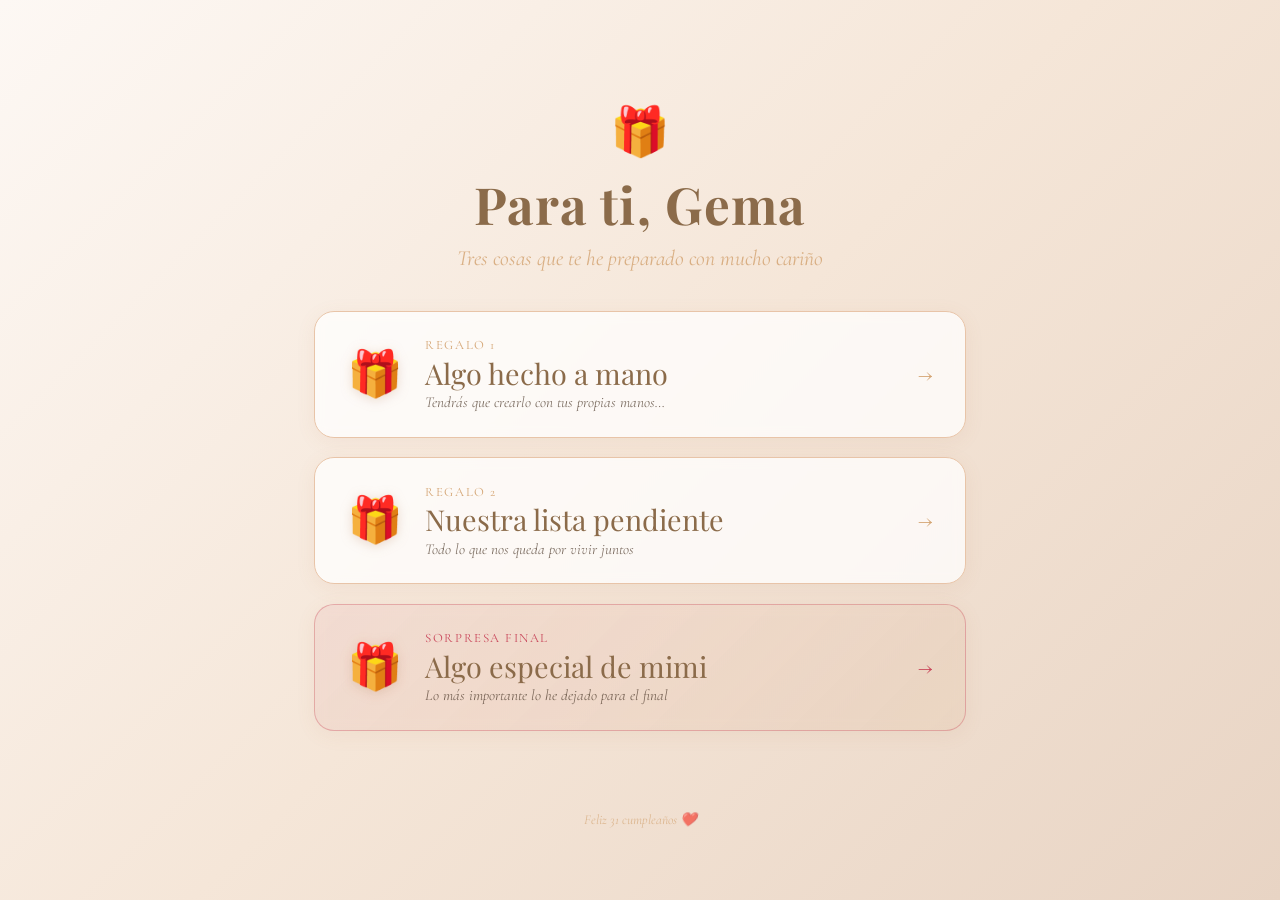
<file: index.html>
<!DOCTYPE html>
<html lang="es">
<head>
    <meta charset="UTF-8">
    <meta name="viewport" content="width=device-width, initial-scale=1.0">
    <title>Para Gema ❤️</title>
    <link href="https://fonts.googleapis.com/css2?family=Cormorant+Garamond:ital,wght@0,400;0,600;1,400&family=Playfair+Display:wght@400;700&display=swap" rel="stylesheet">
    <style>
        * {
            margin: 0;
            padding: 0;
            box-sizing: border-box;
        }

        :root {
            --color-bg: #fdf8f4;
            --color-primary: #d4a574;
            --color-secondary: #8b6b4a;
            --color-text: #4a3728;
            --color-accent: #e8c4a8;
            --color-heart: #c9485b;
        }

        body {
            font-family: 'Cormorant Garamond', serif;
            background: var(--color-bg);
            color: var(--color-text);
            min-height: 100vh;
            display: flex;
            flex-direction: column;
            align-items: center;
            justify-content: center;
            overflow-x: hidden;
        }

        /* Fondo decorativo */
        .bg-decoration {
            position: fixed;
            top: 0; left: 0;
            width: 100%; height: 100%;
            background: linear-gradient(135deg, #fdf8f4 0%, #f5e6d8 50%, #e8d4c4 100%);
            z-index: 0;
            pointer-events: none;
        }

        .bg-petals {
            position: fixed;
            top: 0; left: 0;
            width: 100%; height: 100%;
            z-index: 0;
            pointer-events: none;
            overflow: hidden;
        }

        .petal {
            position: absolute;
            font-size: 1.2rem;
            opacity: 0.18;
            animation: floatPetal linear infinite;
        }

        @keyframes floatPetal {
            0%   { transform: translateY(-40px) rotate(0deg); opacity: 0; }
            10%  { opacity: 0.18; }
            90%  { opacity: 0.18; }
            100% { transform: translateY(110vh) rotate(360deg); opacity: 0; }
        }

        /* Contenedor principal */
        .container {
            position: relative;
            z-index: 1;
            text-align: center;
            padding: 2rem 1.5rem 3rem;
            max-width: 700px;
            width: 100%;
        }

        .header-icon {
            font-size: 3rem;
            margin-bottom: 0.5rem;
            animation: pulse 2.5s ease-in-out infinite;
        }

        @keyframes pulse {
            0%, 100% { transform: scale(1); }
            50%       { transform: scale(1.12); }
        }

        .header-title {
            font-family: 'Playfair Display', serif;
            font-size: clamp(2rem, 6vw, 3.2rem);
            color: var(--color-secondary);
            margin-bottom: 0.4rem;
            letter-spacing: 0.02em;
        }

        .header-subtitle {
            font-size: clamp(1rem, 3vw, 1.35rem);
            font-style: italic;
            color: var(--color-primary);
            margin-bottom: 2.5rem;
            opacity: 0.85;
        }

        /* Tarjetas */
        .cards {
            display: flex;
            flex-direction: column;
            gap: 1.2rem;
        }

        .card {
            background: rgba(255, 255, 255, 0.75);
            border: 1.5px solid var(--color-accent);
            border-radius: 20px;
            padding: 1.6rem 2rem;
            cursor: pointer;
            text-decoration: none;
            color: inherit;
            display: flex;
            align-items: center;
            gap: 1.4rem;
            transition: transform 0.25s ease, box-shadow 0.25s ease, border-color 0.25s ease;
            backdrop-filter: blur(6px);
            box-shadow: 0 4px 20px rgba(180, 120, 80, 0.08);
        }

        .card:hover {
            transform: translateY(-4px) scale(1.01);
            box-shadow: 0 12px 36px rgba(180, 120, 80, 0.18);
            border-color: var(--color-primary);
        }

        .card:active {
            transform: scale(0.98);
        }

        .card-icon {
            font-size: 2.8rem;
            flex-shrink: 0;
            filter: drop-shadow(0 2px 6px rgba(180,120,80,0.25));
        }

        .card-body {
            text-align: left;
            flex: 1;
        }

        .card-label {
            font-size: 0.8rem;
            letter-spacing: 0.12em;
            text-transform: uppercase;
            color: var(--color-primary);
            margin-bottom: 0.15rem;
        }

        .card-title {
            font-family: 'Playfair Display', serif;
            font-size: clamp(1.3rem, 4vw, 1.8rem);
            color: var(--color-secondary);
            line-height: 1.2;
        }

        .card-desc {
            font-size: 0.95rem;
            font-style: italic;
            color: var(--color-text);
            opacity: 0.7;
            margin-top: 0.2rem;
        }

        .card-arrow {
            font-size: 1.4rem;
            color: var(--color-primary);
            flex-shrink: 0;
            transition: transform 0.2s;
        }

        .card:hover .card-arrow {
            transform: translateX(5px);
        }

        /* Tarjeta especial "Sorpresa Final" */
        .card.special {
            background: linear-gradient(135deg, rgba(201, 72, 91, 0.08) 0%, rgba(212, 165, 116, 0.12) 100%);
            border-color: rgba(201, 72, 91, 0.35);
        }

        .card.special:hover {
            border-color: var(--color-heart);
            box-shadow: 0 12px 36px rgba(201, 72, 91, 0.2);
        }

        .card.special .card-label {
            color: var(--color-heart);
        }

        .card.special .card-arrow {
            color: var(--color-heart);
        }

        /* Footer */
        .footer {
            position: relative;
            z-index: 1;
            margin-top: 2rem;
            font-size: 0.85rem;
            font-style: italic;
            color: var(--color-primary);
            opacity: 0.7;
        }

        /* Entrada con fade */
        .container {
            animation: fadeIn 1s ease forwards;
        }

        @keyframes fadeIn {
            from { opacity: 0; transform: translateY(20px); }
            to   { opacity: 1; transform: translateY(0); }
        }
    </style>
</head>
<body>

    <div class="bg-decoration"></div>
    <div class="bg-petals" id="petals"></div>

    <div class="container">
        <div class="header-icon">🎁</div>
        <h1 class="header-title">Para ti, Gema</h1>
        <p class="header-subtitle">Tres cosas que te he preparado con mucho cariño</p>

        <div class="cards">

            <a class="card" href="regalo/index.html">
                <span class="card-icon">🎁</span>
                <div class="card-body">
                    <div class="card-label">Regalo 1</div>
                    <div class="card-title">Algo hecho a mano</div>
                    <div class="card-desc">Tendrás que crearlo con tus propias manos…</div>
                </div>
                <span class="card-arrow">→</span>
            </a>

            <a class="card" href="regalo2/index.html">
                <span class="card-icon">🎁</span>
                <div class="card-body">
                    <div class="card-label">Regalo 2</div>
                    <div class="card-title">Nuestra lista pendiente</div>
                    <div class="card-desc">Todo lo que nos queda por vivir juntos</div>
                </div>
                <span class="card-arrow">→</span>
            </a>

            <a class="card special" href="carta/carta.html">
                <span class="card-icon">🎁</span>
                <div class="card-body">
                    <div class="card-label">Sorpresa Final</div>
                    <div class="card-title">Algo especial de mimi</div>
                    <div class="card-desc">Lo más importante lo he dejado para el final</div>
                </div>
                <span class="card-arrow">→</span>
            </a>

        </div>
    </div>

    <p class="footer">Feliz 31 cumpleaños ❤️</p>

    <script>
        // Pétalos flotantes
        const petals = ['🌸', '🌺', '✨', '💛', '🌼'];
        const container = document.getElementById('petals');
        for (let i = 0; i < 18; i++) {
            const el = document.createElement('span');
            el.className = 'petal';
            el.textContent = petals[Math.floor(Math.random() * petals.length)];
            el.style.left = Math.random() * 100 + 'vw';
            el.style.top = '-40px';
            el.style.animationDuration = (8 + Math.random() * 10) + 's';
            el.style.animationDelay = (Math.random() * 12) + 's';
            el.style.fontSize = (0.8 + Math.random() * 0.8) + 'rem';
            container.appendChild(el);
        }
    </script>

</body>
</html>
</file>
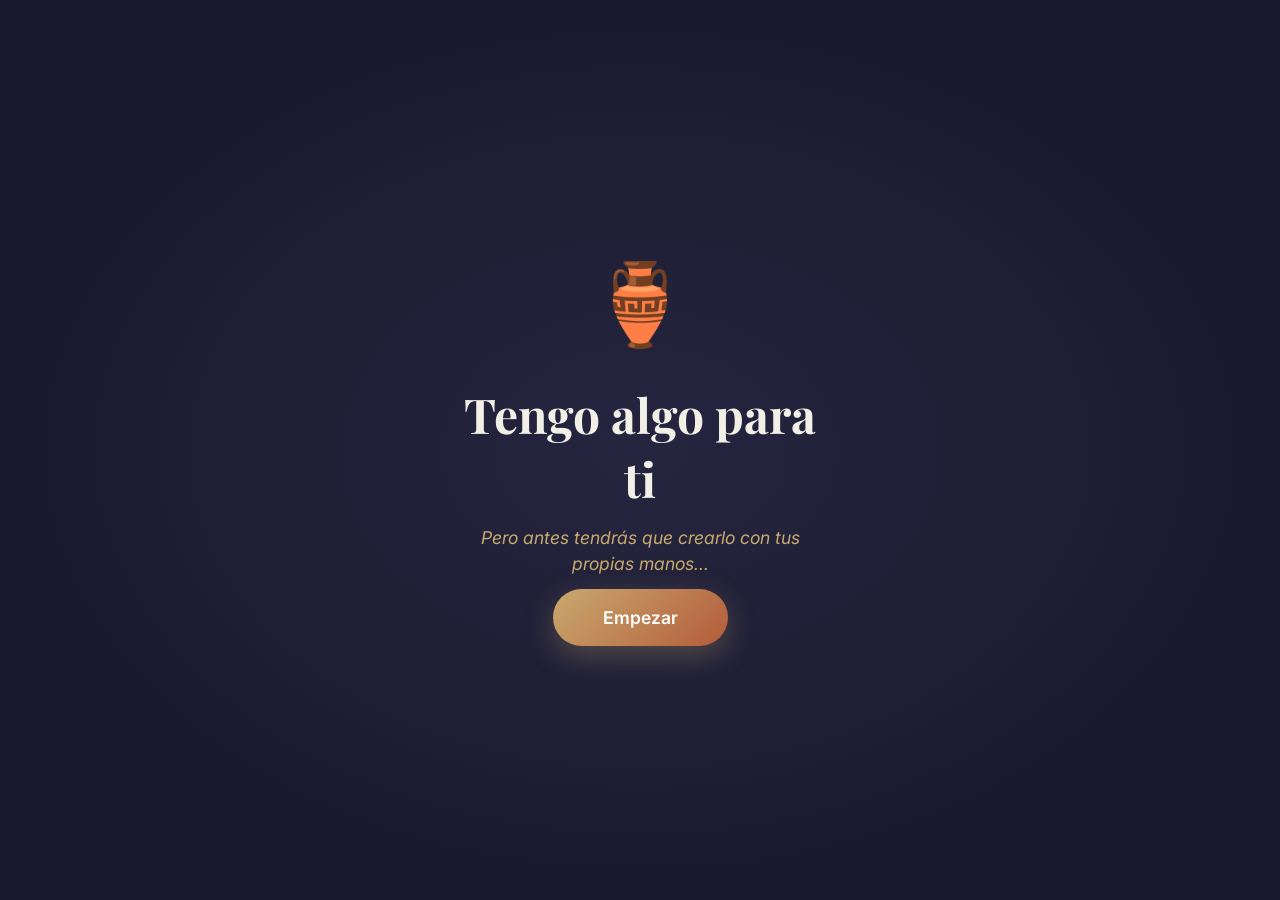
<file: regalo/index.html>
<!DOCTYPE html>
<html lang="es">
<head>
    <meta charset="UTF-8">
    <meta name="viewport" content="width=device-width, initial-scale=1.0, user-scalable=no">
    <title>🏺 Tu regalo especial</title>
    <link href="https://fonts.googleapis.com/css2?family=Playfair+Display:wght@400;700&family=Inter:wght@300;400;500;600&display=swap" rel="stylesheet">
    <link rel="stylesheet" href="css/styles.css">
</head>
<body>
    <!-- ===== PANTALLA INTRO ===== -->
    <div class="screen active" id="screen-intro">
        <div class="intro-container">
            <div class="intro-icon">🏺</div>
            <h1 class="intro-title">Tengo algo para ti</h1>
            <p class="intro-subtitle">Pero antes tendrás que crearlo con tus propias manos...</p>
            <button class="btn btn-start" onclick="startExperience()">Empezar</button>
        </div>
    </div>

    <!-- ===== PANTALLA SCULPT ===== -->
    <div class="screen" id="screen-sculpt">
        <div class="step-header">
            <div class="step-pills">
                <span class="pill active">Modelar</span>
                <span class="pill">Pintar</span>
                <span class="pill">Completar</span>
            </div>
        </div>
        <div class="sculpt-instruction">
            <p>Arrastra sobre la pieza para dar forma</p>
        </div>
        <div class="canvas-wrapper">
            <canvas id="potteryCanvas"></canvas>
            <div class="wheel-base"></div>
        </div>
        <div class="sculpt-controls">
            <button class="btn btn-secondary" onclick="resetShape()">↺ Reiniciar</button>
            <button class="btn btn-primary" onclick="goToPaint()">Siguiente →</button>
        </div>
    </div>

    <!-- ===== PANTALLA PAINT ===== -->
    <div class="screen" id="screen-paint">
        <div class="step-header">
            <div class="step-pills">
                <span class="pill done">Modelar ✓</span>
                <span class="pill active">Pintar</span>
                <span class="pill">Completar</span>
            </div>
        </div>
        <div class="sculpt-instruction">
            <p>Elige un color y toca la pieza para decorarla</p>
        </div>
        <div class="canvas-wrapper">
            <canvas id="paintCanvas"></canvas>
            <div class="wheel-base"></div>
        </div>
        <div class="color-palette">
            <button class="color-swatch active" data-color="#c9a96e" style="background:#c9a96e" onclick="selectColor(this)"></button>
            <button class="color-swatch" data-color="#8B4513" style="background:#8B4513" onclick="selectColor(this)"></button>
            <button class="color-swatch" data-color="#1B5E3C" style="background:#1B5E3C" onclick="selectColor(this)"></button>
            <button class="color-swatch" data-color="#b35c3a" style="background:#b35c3a" onclick="selectColor(this)"></button>
            <button class="color-swatch" data-color="#2c3e50" style="background:#2c3e50" onclick="selectColor(this)"></button>
            <button class="color-swatch" data-color="#F2EFE6" style="background:#F2EFE6; border:2px solid #ccc" onclick="selectColor(this)"></button>
            <button class="color-swatch" data-color="#6b3fa0" style="background:#6b3fa0" onclick="selectColor(this)"></button>
            <button class="color-swatch" data-color="#e8c4a8" style="background:#e8c4a8" onclick="selectColor(this)"></button>
        </div>
        <div class="sculpt-controls">
            <button class="btn btn-secondary" onclick="resetPaint()">↺ Limpiar</button>
            <button class="btn btn-primary" onclick="goToFinal()">Terminar →</button>
        </div>
    </div>

    <!-- ===== PANTALLA FINAL ===== -->
    <div class="screen" id="screen-final">
        <div class="step-header">
            <div class="step-pills">
                <span class="pill done">Modelar ✓</span>
                <span class="pill done">Pintar ✓</span>
                <span class="pill active">Completar</span>
            </div>
        </div>
        <div class="final-container">
            <div class="final-pot-display">
                <canvas id="finalCanvas"></canvas>
            </div>
            <div class="final-message">
                <h2 class="final-title">¡Tu pieza está lista! 🎉</h2>
                <p class="final-text">Has creado tu primera obra de cerámica virtual.<br>Ahora imagina hacerlo de verdad...</p>
            </div>
            <div class="final-reveal">
                <div class="reveal-card">
                    <span class="reveal-label">Tu regalo es:</span>
                    <h3 class="reveal-gift">Curso de cerámica en Saleta</h3>
                    <p class="reveal-details">
                        Taller de modelado a mano<br>
                        📍 Ruzafa, Valencia<br>
                        ☕ Merienda incluida
                    </p>
                    <span class="reveal-badge">🎂 Feliz 31 Cumpleaños, Gema</span>
                </div>
            </div>
            <a href="tarjeta.html" class="btn btn-green card-link">Ver tu tarjeta regalo 🎫</a>
            <a href="../index.html" class="btn btn-secondary back-home">← Volver al inicio</a>
        </div>
    </div>

    <!-- Confetti -->
    <div class="confetti-container" id="confetti"></div>

    <script src="js/app.js"></script>
</body>
</html>
</file>
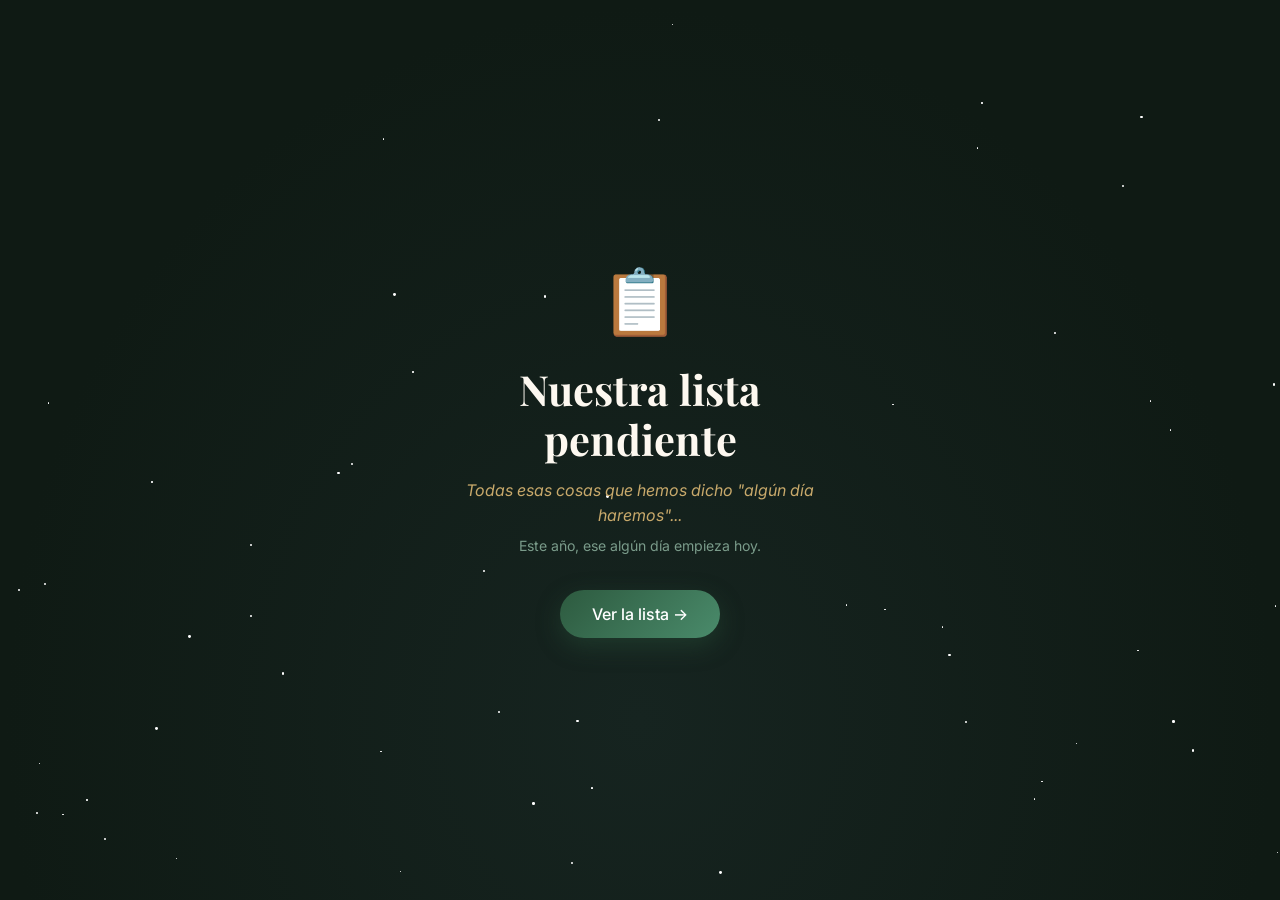
<file: regalo2/index.html>
<!DOCTYPE html>
<html lang="es">
<head>
    <meta charset="UTF-8">
    <meta name="viewport" content="width=device-width, initial-scale=1.0, user-scalable=no">
    <title>🏔️ Nuestra lista pendiente</title>
    <link href="https://fonts.googleapis.com/css2?family=Playfair+Display:wght@400;700&family=Inter:wght@300;400;500;600&display=swap" rel="stylesheet">
    <link rel="stylesheet" href="css/styles.css">
</head>
<body>

    <!-- ===== PANTALLA INTRO ===== -->
    <div class="screen active" id="screen-intro">
        <div class="stars" id="stars"></div>
        <div class="intro-container">
            <div class="intro-icon">📋</div>
            <h1 class="intro-title">Nuestra lista pendiente</h1>
            <p class="intro-subtitle">Todas esas cosas que hemos dicho "algún día haremos"...</p>
            <p class="intro-desc">Este año, ese algún día empieza hoy.</p>
            <button class="btn btn-start" onclick="startExperience()">Ver la lista →</button>
        </div>
    </div>

    <!-- ===== PANTALLA LISTA ===== -->
    <div class="screen" id="screen-list">
        <div class="list-container">
            <h2 class="list-title">Nuestra lista</h2>
            <p class="list-subtitle">Lo que nos falta por vivir juntos</p>
            <div class="list-items" id="listItems">
                <div class="list-item" data-index="0">
                    <span class="item-icon">🍱</span>
                    <span class="item-text">Hacer sushi en casa</span>
                    <span class="item-status">⏳</span>
                </div>
                <div class="list-item" data-index="1">
                    <span class="item-icon">🧊</span>
                    <span class="item-text">Ir a un icebar</span>
                    <span class="item-status">⏳</span>
                </div>
                <div class="list-item" data-index="2">
                    <span class="item-icon">🥾</span>
                    <span class="item-text">Ruta Salto de la Novia (Navajas)</span>
                    <span class="item-status">⏳</span>
                </div>
                <div class="list-item" data-index="3">
                    <span class="item-icon">⛰️</span>
                    <span class="item-text">Subir a las Agujas de Santa Águeda</span>
                    <span class="item-status">⏳</span>
                </div>
                <div class="list-item" data-index="4">
                    <span class="item-icon">🍽️</span>
                    <span class="item-text">Comer en el restaurante del Desierto</span>
                    <span class="item-status">⏳</span>
                </div>

            </div>
            <p class="list-cta">Para conseguir tu regalo — que quizá está en esta lista —<br><strong>¡tienes que ganarme al tres en raya!</strong></p>
            <button class="btn btn-start" onclick="goToGame(0)">Jugar →</button>
        </div>
    </div>

    <!-- ===== PANTALLA JUEGO ===== -->
    <div class="screen" id="screen-game">
        <div class="game-container">
            <div class="game-header">
                <div class="game-step-label" id="gameStepLabel">¿Quién gana?</div>
                <h2 class="game-title" id="gameTitle">Tres en raya</h2>
                <p class="game-subtitle">Gana la partida para conseguir tu regalo 🎁</p>
            </div>

            <div class="game-scoreboard">
                <div class="score-player">
                    <img src="img/gema.png" alt="Gema" class="score-avatar">
                    <span class="score-name">Gema</span>
                    <span class="score-num" id="scoreNumGema">0</span>
                </div>
                <div class="score-vs">VS</div>
                <div class="score-player">
                    <img src="img/ruben.png" alt="Rubén" class="score-avatar">
                    <span class="score-name">Rubén</span>
                    <span class="score-num" id="scoreNumRuben">0</span>
                </div>
            </div>

            <div class="game-turn-indicator" id="turnIndicator">
                <img src="img/gema.png" alt="turno" class="turn-avatar" id="turnAvatar">
                <span id="turnText">Turno de Gema</span>
            </div>

            <div class="board" id="board">
                <div class="cell" data-i="0" onclick="handleClick(0)"></div>
                <div class="cell" data-i="1" onclick="handleClick(1)"></div>
                <div class="cell" data-i="2" onclick="handleClick(2)"></div>
                <div class="cell" data-i="3" onclick="handleClick(3)"></div>
                <div class="cell" data-i="4" onclick="handleClick(4)"></div>
                <div class="cell" data-i="5" onclick="handleClick(5)"></div>
                <div class="cell" data-i="6" onclick="handleClick(6)"></div>
                <div class="cell" data-i="7" onclick="handleClick(7)"></div>
                <div class="cell" data-i="8" onclick="handleClick(8)"></div>
            </div>

            <button class="btn btn-secondary" id="btnReplay" onclick="resetGame()" style="display:none">↺ Otra partida</button>
        </div>
    </div>

    <!-- ===== PANTALLA UNLOCK ===== -->
    <div class="screen" id="screen-unlock">
        <div class="unlock-container">
            <div class="unlock-icon" id="unlockIcon">🍱</div>
            <h2 class="unlock-title">¡Desbloqueado! 🎉</h2>
            <p class="unlock-item" id="unlockItem">Hacer sushi en casa</p>
            <p class="unlock-desc" id="unlockDesc">Lo vamos a hacer juntos, ya lo verás 💛</p>
            <button class="btn btn-start" id="btnNextGame" onclick="continueAfterUnlock()">Siguiente →</button>
        </div>
        <div class="confetti-container" id="confettiUnlock"></div>
    </div>

    <!-- ===== PANTALLA REVEAL FINAL ===== -->
    <div class="screen" id="screen-reveal">
        <div class="reveal-scroll">
            <div class="reveal-container">
                <p class="reveal-intro">Has desbloqueado un momento de la lista...</p>
                <div class="reveal-card">
                    <div class="card-header">
                        <span class="card-badge">VALE REGALO</span> 
                    </div>
                    <div class="card-body">
                        <h2 class="card-title">Comida para dos</h2>
                        <h3 class="card-restaurant">Restaurante del Desierto de las Palmas</h3>
                        <div class="card-divider"></div>
                        <div class="card-details">
                            <div class="detail-item">
                                <span class="detail-icon">📍</span>
                                <span>Part. Desierto de las Palmas, Benicàssim</span>
                            </div>
                            <div class="detail-item">
                                <span class="detail-icon">🏔️</span>
                                <span>A 425m sobre el nivel del mar</span>
                            </div>
                            <div class="detail-item">
                                <span class="detail-icon">🌅</span>
                                <span>Terraza con vistas al Mediterráneo</span>
                            </div>
                            <div class="detail-item">
                                <span class="detail-icon">📞</span>
                                <span>964 30 09 47</span>
                            </div>
                        </div>
                        <div class="card-divider"></div>
                        <p class="card-message">
                            Este es solo el principio de nuestra lista.<br>
                            Vamos a tacharla entera, juntos. 💛
                        </p>
                    </div>
                    <div class="card-footer">
                        <span class="card-for">Para Gema</span>
                        <span class="card-date">2026</span>
                    </div>
                </div>
                <a href="https://desiertodelaspalmasbenicasim.es/" target="_blank" class="btn btn-link">
                    Ver el restaurante 🔗
                </a>
                <a href="../index.html" class="btn btn-secondary back-home">← Volver al inicio</a>
            </div>
        </div>
        <div class="confetti-container" id="confettiFinal"></div>
    </div>

    <script src="js/app.js"></script>
</body>
</html>
</file>
<file: regalo/css/styles.css>
/* ===========================================
   POTTERY SIMULATOR - Estilos
   =========================================== */

:root {
    --cream: #F2EFE6;
    --clay: #c9a96e;
    --clay-dark: #8b6b4a;
    --clay-light: #e8d4b8;
    --terracotta: #b35c3a;
    --green: #1B5E3C;
    --brown: #4a3728;
    --text: #3d2e1f;
    --bg: #1a1a2e;
    --bg-light: #252540;
}

* {
    margin: 0;
    padding: 0;
    box-sizing: border-box;
    -webkit-tap-highlight-color: transparent;
}

body {
    font-family: 'Inter', sans-serif;
    background: var(--bg);
    color: #eee;
    min-height: 100vh;
    overflow: hidden;
    touch-action: none;
}

/* Screens */
.screen {
    display: none;
    position: fixed;
    inset: 0;
    flex-direction: column;
    align-items: center;
    justify-content: center;
    opacity: 0;
    transition: opacity 0.5s ease;
}

.screen.active {
    display: flex;
    opacity: 1;
}

/* ===== INTRO ===== */
#screen-intro {
    background: radial-gradient(ellipse at center, #252540 0%, #1a1a2e 70%);
}

.intro-container {
    text-align: center;
    padding: 40px 30px;
    max-width: 420px;
}

.intro-icon {
    font-size: 5rem;
    margin-bottom: 30px;
    animation: float 3s ease-in-out infinite;
}

@keyframes float {
    0%, 100% { transform: translateY(0) rotate(0deg); }
    50% { transform: translateY(-12px) rotate(3deg); }
}

.intro-title {
    font-family: 'Playfair Display', serif;
    font-size: clamp(2rem, 7vw, 3rem);
    color: var(--cream);
    margin-bottom: 15px;
}

.intro-subtitle {
    font-size: 1.1rem;
    color: var(--clay);
    font-style: italic;
    margin-bottom: 12px;
    line-height: 1.5;
}

.intro-desc {
    font-size: 0.95rem;
    color: #999;
    margin-bottom: 40px;
    line-height: 1.5;
}

/* Buttons */
.btn {
    display: inline-flex;
    align-items: center;
    justify-content: center;
    gap: 8px;
    padding: 16px 36px;
    border: none;
    border-radius: 50px;
    font-size: 1rem;
    font-weight: 600;
    font-family: 'Inter', sans-serif;
    cursor: pointer;
    transition: all 0.3s ease;
    text-decoration: none;
}

.btn-start {
    background: linear-gradient(135deg, var(--clay) 0%, var(--terracotta) 100%);
    color: white;
    padding: 18px 50px;
    font-size: 1.1rem;
    box-shadow: 0 10px 30px rgba(201, 169, 110, 0.3);
}

.btn-start:hover {
    transform: translateY(-3px) scale(1.02);
    box-shadow: 0 15px 40px rgba(201, 169, 110, 0.4);
}

.btn-primary {
    background: linear-gradient(135deg, var(--clay) 0%, var(--clay-dark) 100%);
    color: white;
    box-shadow: 0 6px 20px rgba(139, 107, 74, 0.3);
}

.btn-primary:hover {
    transform: translateY(-2px);
}

.btn-secondary {
    background: rgba(255, 255, 255, 0.1);
    color: #ccc;
    border: 1px solid rgba(255, 255, 255, 0.15);
}

.btn-secondary:hover {
    background: rgba(255, 255, 255, 0.15);
}

.btn-green {
    background: linear-gradient(135deg, var(--green) 0%, #145230 100%);
    color: white;
    box-shadow: 0 8px 25px rgba(27, 94, 60, 0.4);
}

.btn-green:hover {
    transform: translateY(-2px);
}

/* ===== STEP HEADER ===== */
.step-header {
    position: absolute;
    top: 20px;
    left: 0;
    right: 0;
    display: flex;
    justify-content: center;
    z-index: 10;
}

.step-pills {
    display: flex;
    gap: 8px;
    background: rgba(0, 0, 0, 0.3);
    padding: 8px 16px;
    border-radius: 30px;
    backdrop-filter: blur(10px);
}

.pill {
    padding: 6px 16px;
    border-radius: 20px;
    font-size: 0.75rem;
    font-weight: 500;
    color: #777;
    transition: all 0.3s ease;
}

.pill.active {
    background: var(--clay);
    color: white;
}

.pill.done {
    background: rgba(27, 94, 60, 0.3);
    color: #6dba8a;
}

/* ===== SCULPT SCREEN ===== */
#screen-sculpt, #screen-paint {
    background: radial-gradient(ellipse at center bottom, #2a2a45 0%, #1a1a2e 60%);
}

.sculpt-instruction {
    position: absolute;
    top: 80px;
    text-align: center;
    z-index: 10;
}

.sculpt-instruction p {
    font-size: 0.9rem;
    color: #888;
    font-style: italic;
}

.canvas-wrapper {
    position: relative;
    display: flex;
    flex-direction: column;
    align-items: center;
    justify-content: center;
}

#potteryCanvas, #paintCanvas, #finalCanvas {
    display: block;
    cursor: crosshair;
}

.wheel-base {
    width: 280px;
    height: 18px;
    background: linear-gradient(180deg, #555 0%, #333 100%);
    border-radius: 50%;
    margin-top: -5px;
    box-shadow: 0 5px 20px rgba(0, 0, 0, 0.5);
    animation: spinWheel 3s linear infinite;
}

@keyframes spinWheel {
    0% { box-shadow: 0 5px 20px rgba(0, 0, 0, 0.5), inset -2px 0 4px rgba(255,255,255,0.05); }
    25% { box-shadow: 0 5px 20px rgba(0, 0, 0, 0.5), inset 0 -2px 4px rgba(255,255,255,0.05); }
    50% { box-shadow: 0 5px 20px rgba(0, 0, 0, 0.5), inset 2px 0 4px rgba(255,255,255,0.05); }
    75% { box-shadow: 0 5px 20px rgba(0, 0, 0, 0.5), inset 0 2px 4px rgba(255,255,255,0.05); }
    100% { box-shadow: 0 5px 20px rgba(0, 0, 0, 0.5), inset -2px 0 4px rgba(255,255,255,0.05); }
}

.sculpt-controls {
    position: absolute;
    bottom: 40px;
    display: flex;
    gap: 15px;
    z-index: 10;
}

/* ===== PAINT ===== */
.color-palette {
    position: absolute;
    bottom: 110px;
    display: flex;
    gap: 10px;
    padding: 12px 20px;
    background: rgba(0, 0, 0, 0.4);
    border-radius: 30px;
    backdrop-filter: blur(10px);
    z-index: 10;
    flex-wrap: wrap;
    justify-content: center;
    max-width: 350px;
}

.color-swatch {
    width: 36px;
    height: 36px;
    border-radius: 50%;
    border: 3px solid transparent;
    cursor: pointer;
    transition: all 0.2s ease;
}

.color-swatch:hover {
    transform: scale(1.15);
}

.color-swatch.active {
    border-color: white;
    box-shadow: 0 0 12px rgba(255, 255, 255, 0.4);
    transform: scale(1.15);
}

/* ===== FINAL ===== */
#screen-final {
    background: radial-gradient(ellipse at center, #252540 0%, #1a1a2e 70%);
    overflow-y: auto;
}

.final-container {
    display: flex;
    flex-direction: column;
    align-items: center;
    padding: 80px 30px 40px;
    gap: 25px;
    width: 100%;
    max-width: 500px;
}

.final-pot-display {
    margin-bottom: 10px;
}

.final-message {
    text-align: center;
}

.final-title {
    font-family: 'Playfair Display', serif;
    font-size: 1.8rem;
    color: var(--cream);
    margin-bottom: 10px;
}

.final-text {
    color: #999;
    line-height: 1.6;
}

.final-reveal {
    width: 100%;
    max-width: 380px;
}

.reveal-card {
    background: linear-gradient(135deg, var(--cream) 0%, #f5e6d8 100%);
    border: 2px solid var(--green);
    border-radius: 20px;
    padding: 30px;
    text-align: center;
    position: relative;
    overflow: hidden;
}

.reveal-card::before {
    content: '✨';
    position: absolute;
    top: -12px;
    left: 50%;
    transform: translateX(-50%);
    font-size: 1.3rem;
    background: var(--bg);
    padding: 0 12px;
}

.reveal-label {
    font-size: 0.8rem;
    text-transform: uppercase;
    letter-spacing: 2px;
    color: var(--clay-dark);
}

.reveal-gift {
    font-family: 'Playfair Display', serif;
    font-size: 1.6rem;
    color: var(--green);
    margin: 12px 0;
}

.reveal-details {
    font-size: 0.9rem;
    color: var(--brown);
    line-height: 1.8;
}

.reveal-badge {
    display: inline-block;
    background: var(--green);
    color: white;
    padding: 8px 20px;
    border-radius: 20px;
    font-size: 0.8rem;
    font-weight: 600;
    margin-top: 18px;
}

.card-link {
    margin-top: 10px;
}

.back-home {
    margin-top: 12px;
    opacity: 0.75;
}
.back-home:hover {
    opacity: 1;
}

/* Confetti */
.confetti-container {
    position: fixed;
    top: 0;
    left: 0;
    width: 100%;
    height: 100%;
    pointer-events: none;
    z-index: 999;
    overflow: hidden;
}

.confetti {
    position: absolute;
    top: -10px;
    width: 10px;
    height: 10px;
    border-radius: 2px;
    animation: confettiFall 3.5s ease-in-out forwards;
}

@keyframes confettiFall {
    0% { transform: translateY(0) rotate(0deg); opacity: 1; }
    100% { transform: translateY(100vh) rotate(720deg); opacity: 0; }
}

/* Responsive */
@media (max-height: 700px) {
    .sculpt-instruction {
        top: 65px;
    }
    .sculpt-controls {
        bottom: 25px;
    }
    .color-palette {
        bottom: 85px;
    }
}

@media (max-width: 380px) {
    .btn {
        padding: 14px 28px;
        font-size: 0.9rem;
    }
    .color-palette {
        gap: 7px;
        padding: 10px 15px;
    }
    .color-swatch {
        width: 30px;
        height: 30px;
    }
}
</file>
<file: regalo2/css/styles.css>
/* ===========================================
   REGALO 2 — Lista pendiente + 3 en raya
   =========================================== */

:root {
    --cream: #FDF8F0;
    --gold: #C8A96B;
    --gold-light: #E8D4A8;
    --green-dark: #1B3D2F;
    --green: #2D5A3F;
    --green-light: #4A8B6B;
    --blue-sea: #3A7CA5;
    --terracotta: #C17A50;
    --text-light: #E8E0D4;
    --bg: #0F1A14;
    --bg-medium: #162420;
    --bg-light: #1E322B;
}

* { margin: 0; padding: 0; box-sizing: border-box; -webkit-tap-highlight-color: transparent; }

body {
    font-family: 'Inter', sans-serif;
    background: var(--bg);
    color: var(--text-light);
    min-height: 100vh;
    overflow: hidden;
    touch-action: manipulation;
}

/* ===== SCREENS ===== */
.screen {
    display: none;
    position: fixed;
    inset: 0;
    flex-direction: column;
    align-items: center;
    justify-content: center;
    opacity: 0;
    transition: opacity 0.5s ease;
}
.screen.active { display: flex; opacity: 1; }

/* ===== STARS ===== */
.stars { position: absolute; inset: 0; pointer-events: none; }
.stars .star {
    position: absolute;
    background: #fff;
    border-radius: 50%;
    animation: twinkle 3s ease-in-out infinite;
}
@keyframes twinkle { 0%,100%{opacity:.25} 50%{opacity:1} }

/* ===== INTRO ===== */
#screen-intro {
    background: radial-gradient(ellipse at 50% 80%, var(--bg-medium) 0%, var(--bg) 70%);
    overflow: hidden;
}
.intro-container {
    text-align: center; padding: 40px 28px; max-width: 440px; z-index: 1;
}
.intro-icon {
    font-size: 4rem; margin-bottom: 24px;
    animation: float 3s ease-in-out infinite;
}
@keyframes float { 0%,100%{transform:translateY(0)} 50%{transform:translateY(-10px)} }
.intro-title {
    font-family: 'Playfair Display', serif;
    font-size: clamp(1.8rem, 6vw, 2.6rem);
    color: var(--cream); margin-bottom: 14px; line-height: 1.2;
}
.intro-subtitle { font-size: 1rem; color: var(--gold); font-style: italic; margin-bottom: 8px; line-height: 1.6; }
.intro-desc { font-size: 0.88rem; color: #7A9B8A; margin-bottom: 36px; }

/* ===== BUTTONS ===== */
.btn {
    display: inline-flex; align-items: center; justify-content: center; gap: 8px;
    padding: 14px 32px; border: none; border-radius: 50px;
    font-family: 'Inter', sans-serif; font-size: 1rem; font-weight: 500;
    cursor: pointer; transition: all 0.25s ease; text-decoration: none;
}
.btn-start {
    background: linear-gradient(135deg, var(--green) 0%, var(--green-light) 100%);
    color: #fff; box-shadow: 0 8px 24px rgba(45,90,63,.4);
}
.btn-start:active { transform: scale(0.97); }
.btn-secondary {
    background: transparent; border: 2px solid var(--green-light);
    color: var(--green-light); padding: 12px 28px; font-size: 0.9rem; margin-top: 12px;
}
.btn-link {
    background: transparent; border: 2px solid var(--gold); color: var(--gold); margin-top: 20px;
}
.btn-link:hover { background: var(--gold); color: var(--bg); }

.back-home {
    margin-top: 12px;
    opacity: 0.75;
}
.back-home:hover {
    opacity: 1;
}

/* ===== LIST ===== */
#screen-list {
    background: var(--bg);
    overflow-y: auto;
    justify-content: flex-start;
    padding-top: 20px;
}
.list-container {
    padding: 20px 22px 40px; max-width: 500px; width: 100%;
}
.list-title {
    font-family: 'Playfair Display', serif; font-size: 1.9rem;
    color: var(--cream); text-align: center; margin-bottom: 6px;
}
.list-subtitle { text-align: center; color: #7A9B8A; font-size: 0.88rem; margin-bottom: 24px; }

.list-items { display: flex; flex-direction: column; gap: 10px; margin-bottom: 28px; }

.list-item {
    display: flex; align-items: center; gap: 14px;
    padding: 16px 18px; background: var(--bg-medium);
    border: 1px solid rgba(255,255,255,.06); border-radius: 14px;
    opacity: 0; transform: translateX(-16px);
    transition: opacity 0.4s ease, transform 0.4s ease;
}
.list-item.visible { opacity: 1; transform: translateX(0); }
.list-item--done {
    opacity: .45 !important; border-color: var(--green-light) !important;
}
.list-item--done .item-text { text-decoration: line-through; color: #7A9B8A; }

.list-item--hint {
    border-color: rgba(200, 169, 107, 0.35) !important;
    background: rgba(200, 169, 107, 0.06) !important;
}
.list-item--hint .item-text { color: var(--gold-light); font-style: italic; }

.item-icon { font-size: 1.4rem; flex-shrink: 0; }
.item-text { flex: 1; font-size: 0.93rem; }
.item-status { font-size: 1.1rem; flex-shrink: 0; }

.list-cta {
    text-align: center; font-size: 0.92rem; color: #9AABA0;
    margin-bottom: 20px; line-height: 1.6;
}
.list-cta strong { color: var(--gold); }

/* ===== GAME ===== */
#screen-game {
    background: var(--bg);
    overflow-y: auto;
    justify-content: flex-start;
    padding-top: 12px;
}
.game-container {
    padding: 16px 22px 36px; max-width: 420px; width: 100%;
    display: flex; flex-direction: column; align-items: center;
}
.game-header { text-align: center; margin-bottom: 16px; width: 100%; }
.game-step-label {
    display: inline-block; font-size: 0.72rem; font-weight: 600;
    letter-spacing: 2px; color: var(--gold); text-transform: uppercase;
    background: rgba(200,169,107,.12); padding: 4px 12px; border-radius: 20px;
    margin-bottom: 8px;
}
.game-title {
    font-family: 'Playfair Display', serif; font-size: 1.5rem;
    color: var(--cream); margin-bottom: 4px;
}
.game-subtitle { font-size: 0.82rem; color: #7A9B8A; }

/* Scoreboard */
.game-scoreboard {
    display: flex; align-items: center; gap: 16px;
    margin-bottom: 12px; width: 100%;
    background: var(--bg-medium); border-radius: 16px; padding: 12px 20px;
}
.score-player { display: flex; align-items: center; gap: 10px; flex: 1; }
.score-player:last-child { flex-direction: row-reverse; }
.score-avatar {
    width: 42px; height: 42px; border-radius: 50%;
    object-fit: cover; border: 2px solid var(--green-light);
}
.score-name { font-size: 0.85rem; color: #9AABA0; }
.score-num {
    font-size: 1.5rem; font-weight: 700; color: var(--cream);
    min-width: 28px; text-align: center;
}
.score-vs { font-size: 0.75rem; font-weight: 600; color: #4A5A50; letter-spacing: 1px; }

/* Turn indicator */
.game-turn-indicator {
    display: flex; align-items: center; gap: 8px;
    font-size: 0.88rem; color: var(--text-light);
    margin-bottom: 16px; background: rgba(255,255,255,.04);
    padding: 8px 18px; border-radius: 30px;
    transition: all 0.3s ease;
}
.turn-avatar {
    width: 28px; height: 28px; border-radius: 50%; object-fit: cover;
    border: 2px solid var(--gold); transition: all 0.3s ease;
}

/* Board */
.board {
    display: grid; grid-template-columns: repeat(3, 1fr);
    gap: 8px; width: 100%; max-width: 320px;
    margin: 0 auto 16px;
}
.cell {
    aspect-ratio: 1;
    background: var(--bg-light);
    border-radius: 14px;
    display: flex; align-items: center; justify-content: center;
    cursor: pointer;
    transition: background 0.2s ease, transform 0.15s ease;
    overflow: hidden;
    border: 2px solid transparent;
}
.cell:hover:not(.taken) { background: var(--bg-medium); border-color: var(--green-light); }
.cell:active:not(.taken) { transform: scale(0.94); }
.cell.taken { cursor: default; }
.cell img {
    width: 80%; height: 80%; object-fit: cover;
    border-radius: 50%; animation: popIn 0.25s cubic-bezier(0.34,1.56,0.64,1);
}
@keyframes popIn { from{transform:scale(0) rotate(-15deg)} to{transform:scale(1) rotate(0)} }

.cell.win-cell { border-color: var(--gold); background: rgba(200,169,107,.15); }

/* ===== UNLOCK ===== */
#screen-unlock {
    background: radial-gradient(ellipse at 50% 60%, #1f3d2a 0%, var(--bg) 70%);
    overflow: hidden;
}
.unlock-container {
    text-align: center; padding: 40px 28px; max-width: 400px; z-index: 1;
}
.unlock-icon {
    font-size: 4.5rem; margin-bottom: 20px;
    animation: bounce 0.6s cubic-bezier(0.34,1.56,0.64,1);
}
@keyframes bounce { from{transform:scale(0)} to{transform:scale(1)} }
.unlock-title {
    font-family: 'Playfair Display', serif; font-size: 2rem;
    color: var(--cream); margin-bottom: 10px;
}
.unlock-item {
    font-size: 1.1rem; color: var(--gold); font-style: italic;
    margin-bottom: 12px;
}
.unlock-desc { font-size: 0.92rem; color: #7A9B8A; margin-bottom: 32px; line-height: 1.6; }

/* ===== REVEAL ===== */
#screen-reveal {
    background: radial-gradient(ellipse at 50% 30%, #1f3d2a 0%, var(--bg) 70%);
    overflow: hidden;
}
.reveal-scroll {
    overflow-y: auto; width: 100%; height: 100%;
    display: flex; align-items: flex-start; justify-content: center;
    padding: 30px 0 50px;
}
.reveal-container {
    padding: 0 22px; max-width: 440px; width: 100%;
    text-align: center;
}
.reveal-intro {
    font-size: 0.95rem; color: #7A9B8A; margin-bottom: 20px;
    font-style: italic; line-height: 1.6;
}

/* Card */
.reveal-card {
    background: linear-gradient(135deg, var(--cream) 0%, #F5EDE0 100%);
    border-radius: 20px; overflow: hidden;
    box-shadow: 0 25px 60px rgba(0,0,0,.4), 0 0 0 1px rgba(200,169,107,.25);
    color: #2C2C2C;
    animation: cardReveal 0.7s cubic-bezier(0.4,0,0.2,1);
}
@keyframes cardReveal {
    from { transform: scale(0.9) translateY(20px); opacity: 0; }
    to   { transform: scale(1) translateY(0); opacity: 1; }
}
.card-header {
    background: linear-gradient(135deg, var(--green-dark) 0%, var(--green) 100%);
    padding: 14px 24px; text-align: center;
}
.card-badge {
    font-size: 0.72rem; font-weight: 600; letter-spacing: 3px;
    color: var(--gold-light); text-transform: uppercase;
}
.card-body { padding: 24px 22px; }
.card-title {
    font-family: 'Playfair Display', serif; font-size: 1.7rem;
    color: var(--green-dark); margin-bottom: 4px;
}
.card-restaurant {
    font-family: 'Playfair Display', serif; font-size: 1rem;
    color: var(--terracotta); font-weight: 400; margin-bottom: 18px;
}
.card-divider {
    height: 1px;
    background: linear-gradient(90deg, transparent, var(--gold), transparent);
    margin: 16px 0;
}
.card-details { text-align: left; }
.detail-item {
    display: flex; align-items: center; gap: 12px;
    padding: 8px 0; font-size: 0.87rem; color: #4A4A4A;
}
.detail-icon { font-size: 1.1rem; width: 26px; text-align: center; flex-shrink: 0; }
.card-message {
    font-size: 0.88rem; color: var(--green-dark);
    line-height: 1.7; font-style: italic; text-align: center;
}
.card-footer {
    display: flex; justify-content: space-between; align-items: center;
    padding: 14px 22px; background: rgba(0,0,0,.04);
    border-top: 1px solid rgba(0,0,0,.06);
}
.card-for {
    font-family: 'Playfair Display', serif; font-size: 0.95rem; color: var(--green-dark);
}
.card-date { font-size: 0.82rem; color: var(--gold); font-weight: 600; }

/* ===== CONFETTI ===== */
.confetti-container {
    position: fixed; inset: 0; pointer-events: none; z-index: 9999;
}
.confetti-piece {
    position: absolute; top: -12px;
    animation: confetti-fall 3.5s ease-in forwards;
}
@keyframes confetti-fall {
    0%   { transform: translateY(0) rotate(0deg); opacity: 1; }
    100% { transform: translateY(110vh) rotate(720deg); opacity: 0; }
}

/* ===== RESPONSIVE ===== */
@media (max-width: 380px) {
    .board { max-width: 280px; gap: 6px; }
    .game-title { font-size: 1.3rem; }
    .score-avatar { width: 36px; height: 36px; }
}
@media (max-height: 700px) {
    .game-container { padding-top: 8px; }
    .game-scoreboard { margin-bottom: 8px; padding: 10px 16px; }
    .board { max-width: 270px; gap: 6px; }
}
</file>
